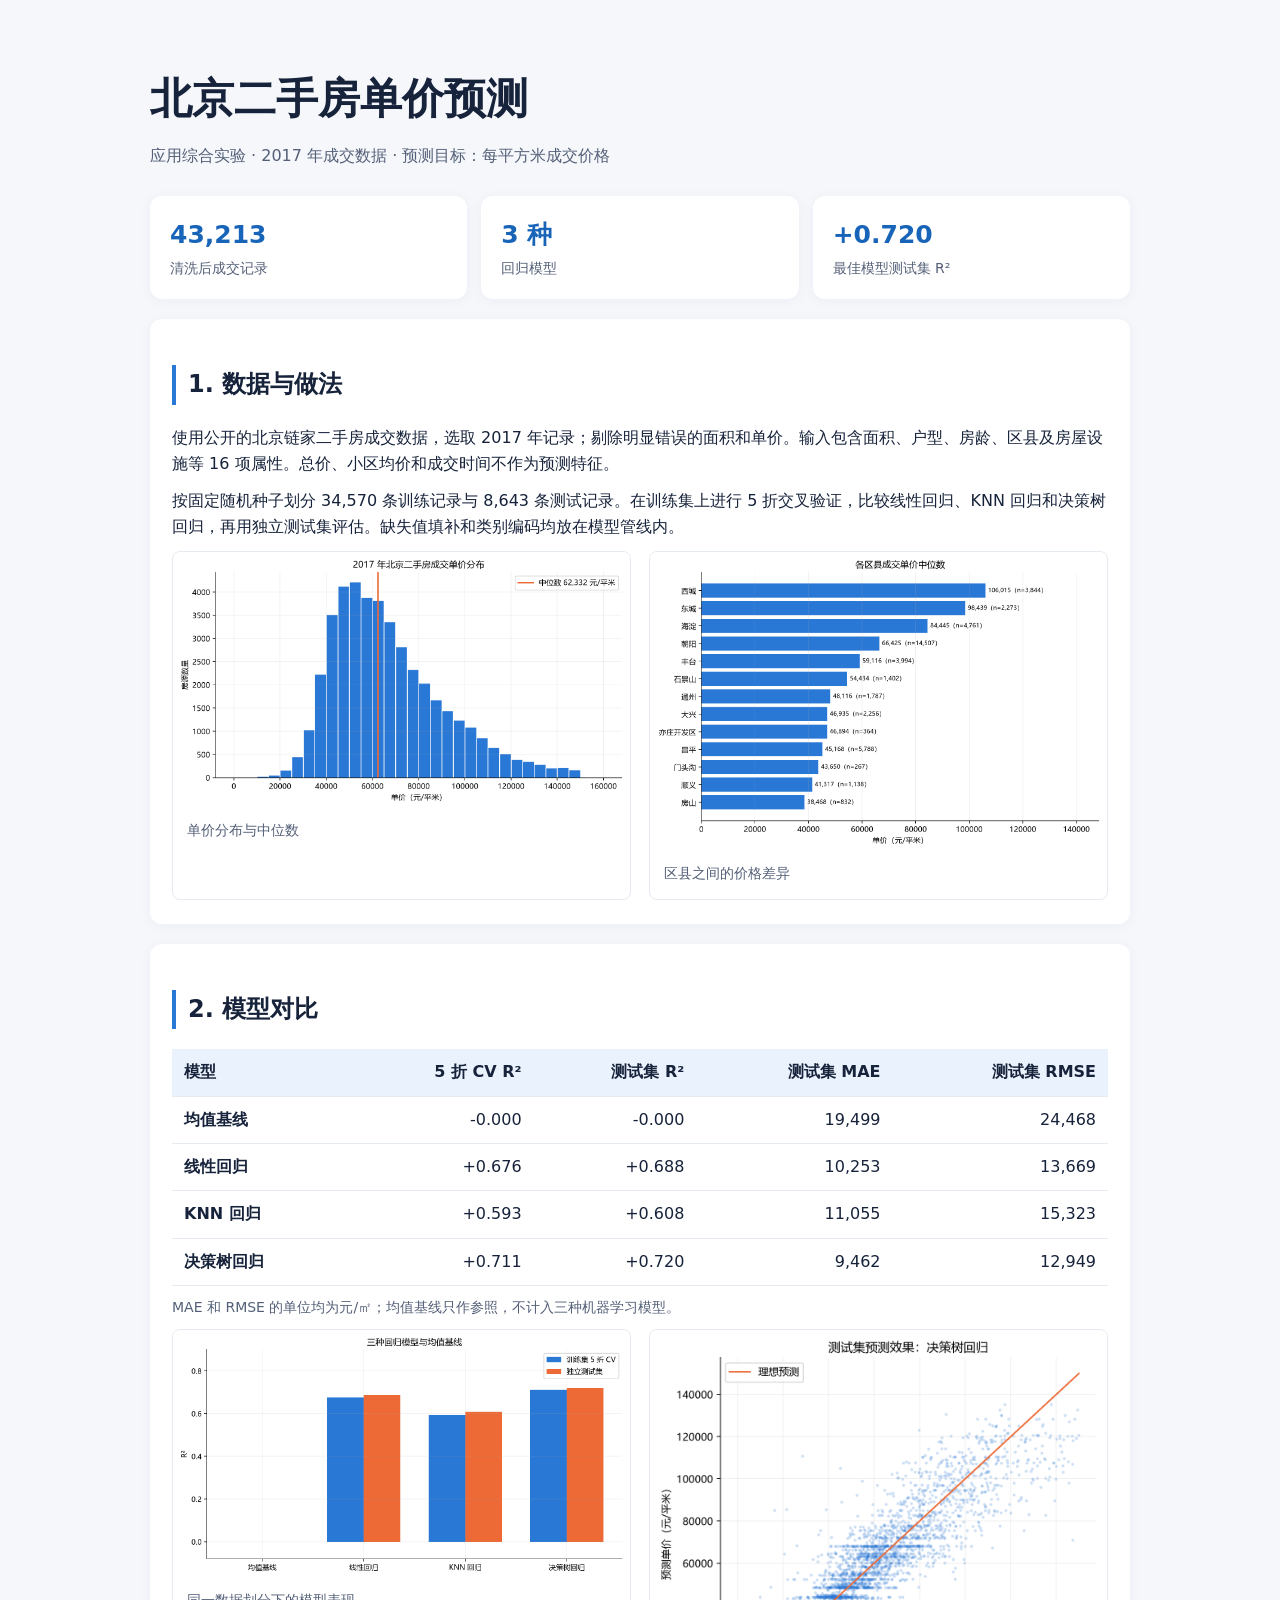
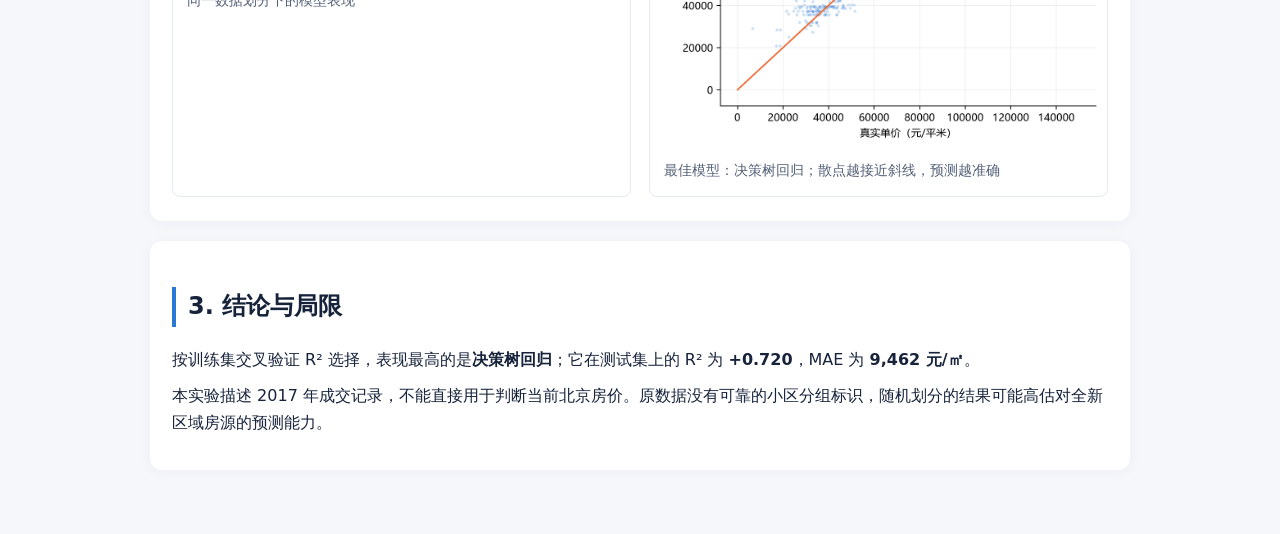
<file: web/index.html>
<!doctype html>
<html lang="zh-CN">
<head>
  <meta charset="utf-8">
  <meta name="viewport" content="width=device-width, initial-scale=1">
  <title>北京二手房单价预测 · 综合实验</title>
  <style>
    :root { color-scheme: light; font-family: "Microsoft YaHei", system-ui, sans-serif; }
    body { margin: 0; color: #17233b; background: #f5f7fb; line-height: 1.65; }
    main { max-width: 980px; padding: 36px 22px 64px; margin: auto; }
    h1 { margin-bottom: 4px; font-size: clamp(28px, 4vw, 42px); }
    h2 { margin-top: 38px; border-left: 4px solid #2a78d6; padding-left: 12px; }
    p { margin: 10px 0; }
    .sub { color: #546078; margin-bottom: 26px; }
    .cards { display: grid; grid-template-columns: repeat(auto-fit, minmax(190px, 1fr)); gap: 14px; }
    .card, section { background: white; border-radius: 12px; box-shadow: 0 2px 14px #17233b0b; }
    .card { padding: 18px 20px; }
    .card strong { display: block; font-size: 25px; color: #1764b8; }
    .card span { color: #546078; font-size: 14px; }
    section { padding: 8px 22px 24px; margin-top: 20px; }
    img { width: 100%; height: auto; display: block; }
    .charts { display: grid; grid-template-columns: repeat(auto-fit, minmax(min(100%, 320px), 1fr)); gap: 18px; }
    figure { margin: 0; background: white; border: 1px solid #e5eaf1; border-radius: 8px; overflow: hidden; }
    figcaption { padding: 9px 14px 14px; font-size: 14px; color: #546078; }
    .table-wrap { overflow-x: auto; }
    table { width: 100%; border-collapse: collapse; white-space: nowrap; }
    th, td { padding: 10px 12px; text-align: right; border-bottom: 1px solid #e5eaf1; }
    th:first-child, td:first-child { text-align: left; }
    thead { background: #eaf2fd; }
    .note { color: #546078; font-size: 14px; }
  </style>
</head>
<body><main>
  <h1>北京二手房单价预测</h1>
  <p class="sub">应用综合实验 · 2017 年成交数据 · 预测目标：每平方米成交价格</p>
  <div class="cards">
    <div class="card"><strong>43,213</strong><span>清洗后成交记录</span></div>
    <div class="card"><strong>3 种</strong><span>回归模型</span></div>
    <div class="card"><strong>+0.720</strong><span>最佳模型测试集 R²</span></div>
  </div>
  <section>
    <h2>1. 数据与做法</h2>
    <p>使用公开的北京链家二手房成交数据，选取 2017 年记录；剔除明显错误的面积和单价。输入包含面积、户型、房龄、区县及房屋设施等 16 项属性。总价、小区均价和成交时间不作为预测特征。</p>
    <p>按固定随机种子划分 34,570 条训练记录与 8,643 条测试记录。在训练集上进行 5 折交叉验证，比较线性回归、KNN 回归和决策树回归，再用独立测试集评估。缺失值填补和类别编码均放在模型管线内。</p>
    <div class="charts">
      <figure><img src="../figures/fig01_price_distribution.png" alt="2017 年北京二手房单价分布"><figcaption>单价分布与中位数</figcaption></figure>
      <figure><img src="../figures/fig02_district_median.png" alt="各区县成交单价中位数"><figcaption>区县之间的价格差异</figcaption></figure>
    </div>
  </section>
  <section>
    <h2>2. 模型对比</h2>
    <div class="table-wrap"><table>
      <thead><tr><th>模型</th><th>5 折 CV R²</th><th>测试集 R²</th><th>测试集 MAE</th><th>测试集 RMSE</th></tr></thead>
      <tbody><tr><th scope='row'>均值基线</th><td>-0.000</td><td>-0.000</td><td>19,499</td><td>24,468</td></tr>
<tr><th scope='row'>线性回归</th><td>+0.676</td><td>+0.688</td><td>10,253</td><td>13,669</td></tr>
<tr><th scope='row'>KNN 回归</th><td>+0.593</td><td>+0.608</td><td>11,055</td><td>15,323</td></tr>
<tr><th scope='row'>决策树回归</th><td>+0.711</td><td>+0.720</td><td>9,462</td><td>12,949</td></tr></tbody>
    </table></div>
    <p class="note">MAE 和 RMSE 的单位均为元/㎡；均值基线只作参照，不计入三种机器学习模型。</p>
    <div class="charts">
      <figure><img src="../figures/fig03_model_scores.png" alt="交叉验证和测试集 R² 对比"><figcaption>同一数据划分下的模型表现</figcaption></figure>
      <figure><img src="../figures/fig04_predictions.png" alt="最佳模型预测单价与真实单价对比"><figcaption>最佳模型：决策树回归；散点越接近斜线，预测越准确</figcaption></figure>
    </div>
  </section>
  <section>
    <h2>3. 结论与局限</h2>
    <p>按训练集交叉验证 R² 选择，表现最高的是<strong>决策树回归</strong>；它在测试集上的 R² 为 <strong>+0.720</strong>，MAE 为 <strong>9,462 元/㎡</strong>。</p>
    <p>本实验描述 2017 年成交记录，不能直接用于判断当前北京房价。原数据没有可靠的小区分组标识，随机划分的结果可能高估对全新区域房源的预测能力。</p>
  </section>
</main></body></html>
</file>
